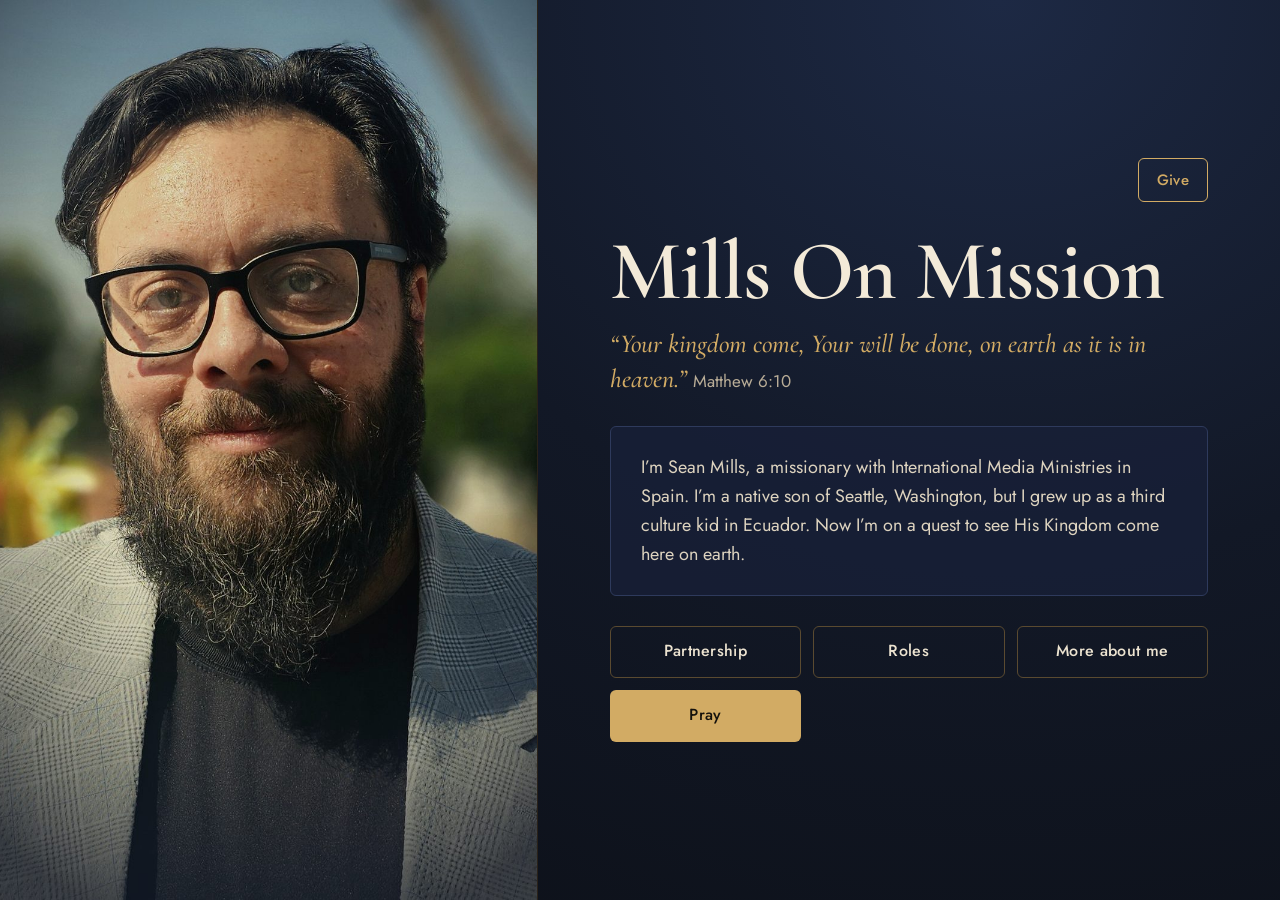
<file: index.html>
<!DOCTYPE html>
<html lang="en">
<head>
  <meta charset="utf-8">
  <meta name="viewport" content="width=device-width, initial-scale=1, viewport-fit=cover">
  <title>Mills On Mission | Sean Mills, missionary with IMM</title>
  <meta name="description" content="Sean Mills, missionary with International Media Ministries in Spain.">
  <meta name="theme-color" content="#121826">
  <link rel="preconnect" href="https://fonts.googleapis.com">
  <link rel="preconnect" href="https://fonts.gstatic.com" crossorigin>
  <link href="https://fonts.googleapis.com/css2?family=Cormorant+Garamond:ital,wght@0,500;0,600;1,500&amp;family=Jost:wght@400;500&amp;display=swap" rel="stylesheet">
  <link rel="stylesheet" href="/css/site.css">
</head>
<body>
  <main class="home">
    <div class="home-photo">
      <img src="/assets/sean-portrait.jpg" alt="Portrait of Sean Mills" width="1200" height="1500">
    </div>
    <div class="home-body">
      <a class="btn home-give" href="https://giving.ag.org/donate" target="_blank" rel="noopener">Give</a>
      <div>
        <h1 class="home-title">Mills On Mission</h1>
        <p class="verse">“Your kingdom come, Your will be done, on earth as it is in heaven.” <cite>Matthew 6:10</cite></p>
      </div>
      <p class="bio">I’m Sean Mills, a missionary with International Media Ministries in Spain. I’m a native son of Seattle, Washington, but I grew up as a third culture kid in Ecuador. Now I’m on a quest to see His Kingdom come here on earth.</p>
      <nav class="doors" aria-label="Main">
        <a class="btn btn-secondary" href="/partnership/">Partnership</a>
        <a class="btn btn-secondary" href="/roles/">Roles</a>
        <a class="btn btn-secondary" href="/about/">More about me</a>
        <a class="btn btn-primary" href="/pray/">Pray</a>
      </nav>
    </div>
  </main>
  <script src="/js/give.js"></script>
</body>
</html>
</file>
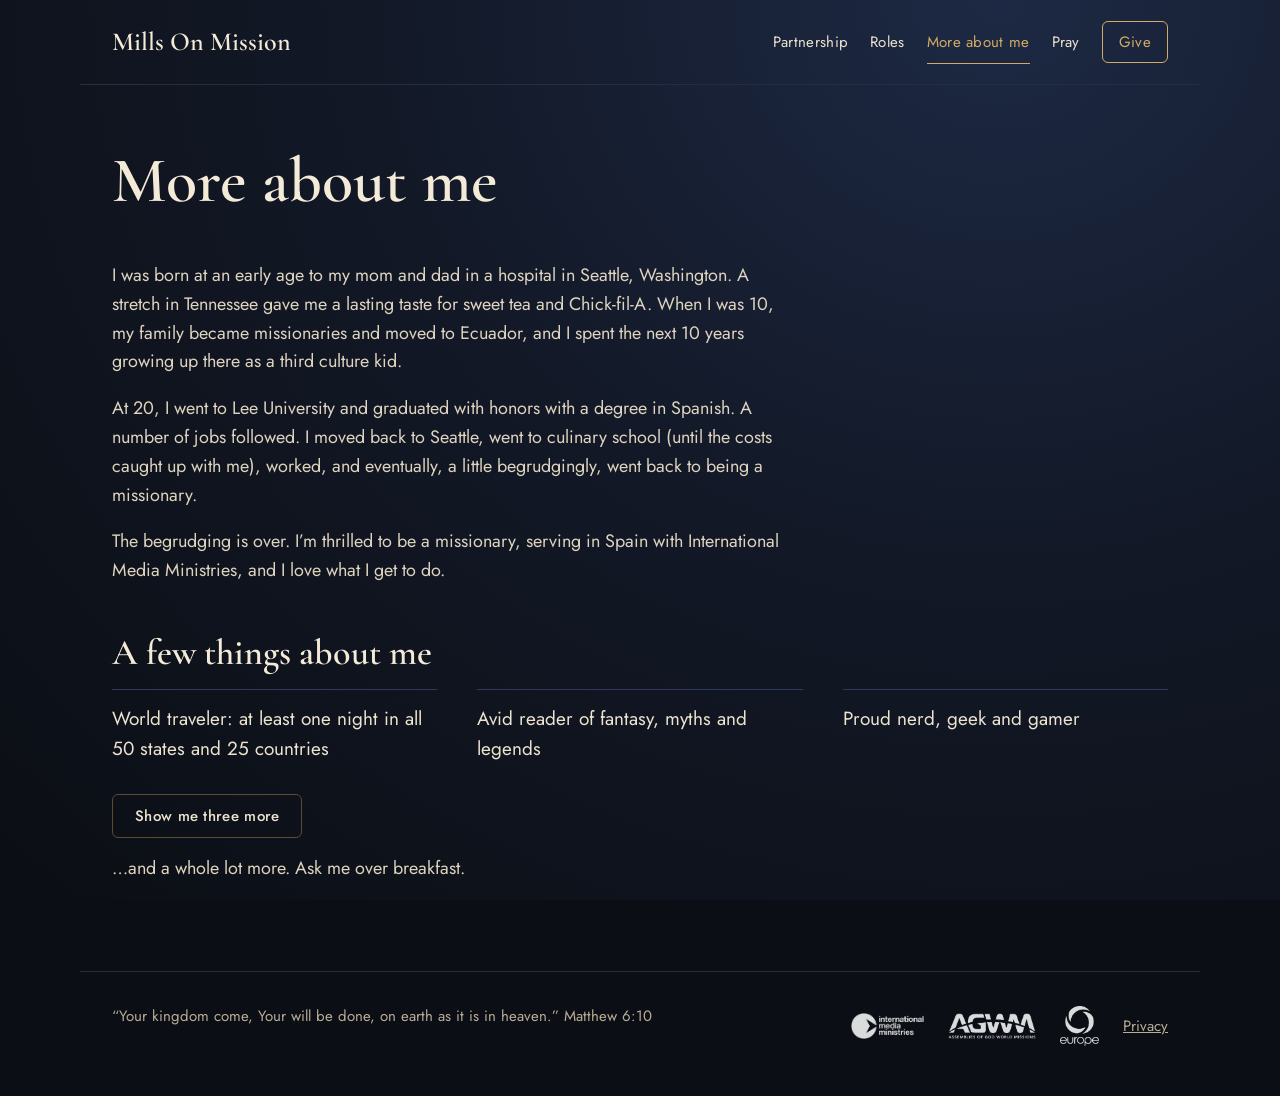
<file: about/index.html>
<!DOCTYPE html>
<html lang="en">
<head>
  <meta charset="utf-8">
  <meta name="viewport" content="width=device-width, initial-scale=1, viewport-fit=cover">
  <title>More about me | Mills On Mission</title>
  <meta name="description" content="Sean Mills’s story: Seattle, Ecuador, Lee University, and missions in Spain.">
  <meta name="theme-color" content="#121826">
  <link rel="preconnect" href="https://fonts.googleapis.com">
  <link rel="preconnect" href="https://fonts.gstatic.com" crossorigin>
  <link href="https://fonts.googleapis.com/css2?family=Cormorant+Garamond:ital,wght@0,500;0,600;1,500&amp;family=Jost:wght@400;500&amp;display=swap" rel="stylesheet">
  <link rel="stylesheet" href="/css/site.css">
</head>
<body>
  <header class="site-header">
    <a class="wordmark" href="/">Mills On Mission</a>
    <nav class="site-nav" aria-label="Main">
      <a href="/partnership/">Partnership</a>
      <a href="/roles/">Roles</a>
      <a href="/about/" aria-current="page">More about me</a>
      <a href="/pray/">Pray</a>
      <a class="give" href="https://giving.ag.org/donate" target="_blank" rel="noopener">Give</a>
    </nav>
  </header>
  <main class="page">
    <div class="intro">
      <h1 class="page-title">More about me</h1>
    </div>
    <div class="story">
      <p>I was born at an early age to my mom and dad in a hospital in Seattle, Washington. A stretch in Tennessee gave me a lasting taste for sweet tea and Chick-fil-A. When I was 10, my family became missionaries and moved to Ecuador, and I spent the next 10 years growing up there as a third culture kid.</p>
      <p>At 20, I went to Lee University and graduated with honors with a degree in Spanish. A number of jobs followed. I moved back to Seattle, went to culinary school (until the costs caught up with me), worked, and eventually, a little begrudgingly, went back to being a missionary.</p>
      <p>The begrudging is over. I’m thrilled to be a missionary, serving in Spain with International Media Ministries, and I love what I get to do.</p>
    </div>
    <section class="intro" aria-labelledby="factsHeading">
      <h2 class="heading" id="factsHeading">A few things about me</h2>
      <ul class="facts facts--three" id="facts" aria-live="polite">
        <li>Proud nerd, geek and gamer</li>
        <li>Avid reader of fantasy, myths and legends</li>
        <li>Chef at heart</li>
      </ul>
      <button class="btn btn-secondary facts-more" id="factsMore" type="button" hidden>Show me three more</button>
      <p class="lede">…and a whole lot more. Ask me over breakfast.</p>
    </section>
  </main>
  <footer class="site-footer">
    <p>“Your kingdom come, Your will be done, on earth as it is in heaven.” Matthew 6:10</p>
    <nav class="footer-nav" aria-label="Footer">
      <a class="footer-logo" href="https://imm.edu/" target="_blank" rel="noopener"><img src="/assets/logos/imm-white.png" alt="International Media Ministries" width="1409" height="500"></a>
      <a class="footer-logo" href="https://agwm.org/" target="_blank" rel="noopener"><img src="/assets/logos/agwm-white.png" alt="Assemblies of God World Missions" width="1061" height="313"></a>
      <a class="footer-logo partner-logo--stacked" href="https://www.europemissions.org/" target="_blank" rel="noopener"><img src="/assets/logos/europe-white.png" alt="Europe Together" width="502" height="520"></a>
      <a class="footer-text" href="/privacy/">Privacy</a>
    </nav>
  </footer>
  <script>
    // Shows 3 facts at random on every visit; the button deals a new 3.
    (function () {
      var FACTS = ["Proud nerd, geek and gamer", "Avid reader of fantasy, myths and legends", "Chef at heart", "World traveler: at least one night in all 50 states and 25 countries", "Lover of stories", "Coffee, tea and hot chocolate, all of them", "Going out for breakfast is my favorite", "Bare feet over shoes, every time", "Sworn enemy of clothing tags and microfiber", "Part Scottish, part Filipino", "Fan of esoteric theological conversations", "Bachata dancer", "Certified scuba diver", "I have ADHD"];
      var list = document.getElementById('facts');
      var btn = document.getElementById('factsMore');
      var current = [];
      function deal() {
        var pool = FACTS.filter(function (f) { return current.indexOf(f) === -1; });
        if (pool.length < 3) pool = FACTS.slice();
        for (var i = pool.length - 1; i > 0; i--) { var j = Math.floor(Math.random() * (i + 1)); var t = pool[i]; pool[i] = pool[j]; pool[j] = t; }
        current = pool.slice(0, 3);
        list.innerHTML = '';
        current.forEach(function (f) { var li = document.createElement('li'); li.textContent = f; list.appendChild(li); });
      }
      deal();
      btn.hidden = false;
      btn.addEventListener('click', deal);
    })();
  </script>
  <script src="/js/give.js"></script>
</body>
</html>
</file>
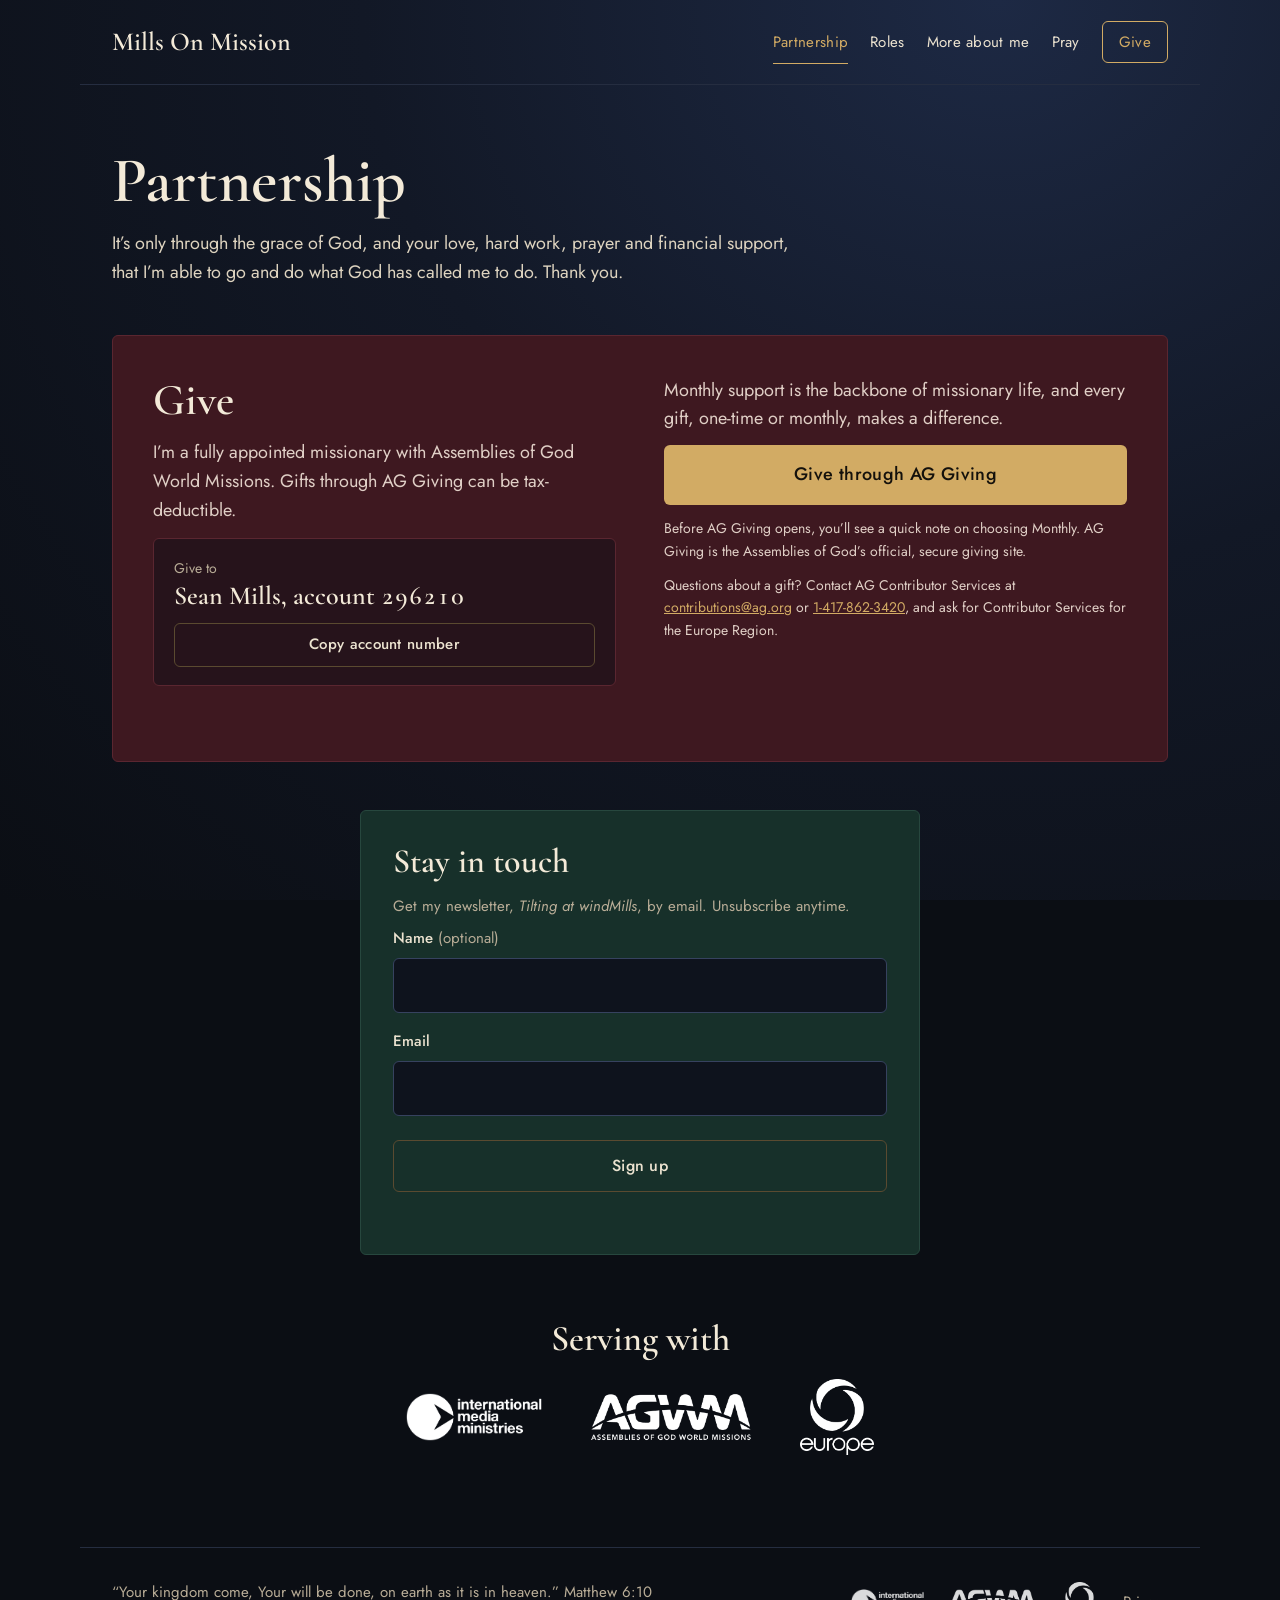
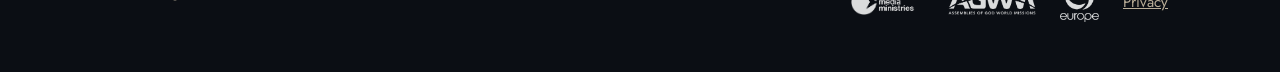
<file: partnership/index.html>
<!DOCTYPE html>
<html lang="en">
<head>
  <meta charset="utf-8">
  <meta name="viewport" content="width=device-width, initial-scale=1, viewport-fit=cover">
  <title>Partnership | Mills On Mission</title>
  <meta name="description" content="Give, pray, and stay in touch with Sean Mills’s ministry in Spain.">
  <meta name="theme-color" content="#121826">
  <link rel="preconnect" href="https://fonts.googleapis.com">
  <link rel="preconnect" href="https://fonts.gstatic.com" crossorigin>
  <link href="https://fonts.googleapis.com/css2?family=Cormorant+Garamond:ital,wght@0,500;0,600;1,500&amp;family=Jost:wght@400;500&amp;display=swap" rel="stylesheet">
  <link rel="stylesheet" href="/css/site.css">
</head>
<body>
  <header class="site-header">
    <a class="wordmark" href="/">Mills On Mission</a>
    <nav class="site-nav" aria-label="Main">
      <a href="/partnership/" aria-current="page">Partnership</a>
      <a href="/roles/">Roles</a>
      <a href="/about/">More about me</a>
      <a href="/pray/">Pray</a>
      <a class="give" href="https://giving.ag.org/donate" target="_blank" rel="noopener">Give</a>
    </nav>
  </header>
  <main class="page">
    <div class="intro">
      <h1 class="page-title">Partnership</h1>
      <p class="lede">It’s only through the grace of God, and your love, hard work, prayer and financial support, that I’m able to go and do what God has called me to do. Thank you.</p>
    </div>

    <section class="panel panel--give give-panel" aria-labelledby="giveHeading">
      <div class="give-copy">
        <h2 id="giveHeading">Give</h2>
        <p>I’m a fully appointed missionary with Assemblies of God World Missions. Gifts through AG Giving can be tax-deductible.</p>
        <div class="account">
          <div>
            <span class="account-label">Give to</span>
            <span class="account-value">Sean Mills, account <span id="acct"></span></span>
          </div>
          <button class="btn btn-secondary account-copy" id="copyAcct" type="button">Copy account number</button>
        </div>
        <p class="account-status" id="copyStatus" role="status"></p>
      </div>
      <div class="give-actions">
        <p>Monthly support is the backbone of missionary life, and every gift, one-time or monthly, makes a difference.</p>
        <a class="btn btn-primary" href="https://giving.ag.org/donate" target="_blank" rel="noopener">Give through AG Giving</a>
        <p class="secure-note">Before AG Giving opens, you’ll see a quick note on choosing Monthly. AG Giving is the Assemblies of God’s official, secure giving site.</p>
        <p class="secure-note give-help">Questions about a gift? Contact AG Contributor Services at <a href="mailto:contributions@ag.org">contributions@ag.org</a> or <a href="tel:+14178623420">1-417-862-3420</a>, and ask for Contributor Services for the Europe Region.</p>
      </div>
    </section>

    <section class="panel panel--touch touch-panel" aria-labelledby="touchHeading">
      <h2 id="touchHeading">Stay in touch</h2>
      <form class="form" id="signupForm" novalidate>
        <p class="hint">Get my newsletter, <em>Tilting at windMills</em>, by email. Unsubscribe anytime.</p>
        <label for="suName">Name <span class="opt">(optional)</span></label>
        <input id="suName" type="text" autocomplete="name" maxlength="100">
        <label for="suEmail">Email</label>
        <input id="suEmail" type="email" autocomplete="email" inputmode="email" maxlength="254" required>
        <div class="hp" aria-hidden="true"><label for="suWebsite">Leave this empty</label><input id="suWebsite" type="text" tabindex="-1" autocomplete="off"></div>
        <div id="suTurnstile"></div>
        <button class="btn btn-secondary" id="suBtn" type="submit">Sign up</button>
        <p class="status" id="suStatus" role="status"></p>
      </form>
    </section>

    <section class="intro partners-section" aria-labelledby="partnersHeading">
      <h2 class="heading" id="partnersHeading">Serving with</h2>
      <div class="partners">
        <a class="partner-logo" href="https://imm.edu/" target="_blank" rel="noopener"><img src="/assets/logos/imm-white.png" alt="International Media Ministries" width="1409" height="500"></a>
        <a class="partner-logo" href="https://agwm.org/" target="_blank" rel="noopener"><img src="/assets/logos/agwm-white.png" alt="Assemblies of God World Missions" width="1061" height="313"></a>
        <a class="partner-logo partner-logo--stacked" href="https://www.europemissions.org/" target="_blank" rel="noopener"><img src="/assets/logos/europe-white.png" alt="Europe Together" width="502" height="520"></a>
      </div>
    </section>
  </main>
  <footer class="site-footer">
    <p>“Your kingdom come, Your will be done, on earth as it is in heaven.” Matthew 6:10</p>
    <nav class="footer-nav" aria-label="Footer">
      <a class="footer-logo" href="https://imm.edu/" target="_blank" rel="noopener"><img src="/assets/logos/imm-white.png" alt="International Media Ministries" width="1409" height="500"></a>
      <a class="footer-logo" href="https://agwm.org/" target="_blank" rel="noopener"><img src="/assets/logos/agwm-white.png" alt="Assemblies of God World Missions" width="1061" height="313"></a>
      <a class="footer-logo partner-logo--stacked" href="https://www.europemissions.org/" target="_blank" rel="noopener"><img src="/assets/logos/europe-white.png" alt="Europe Together" width="502" height="520"></a>
      <a class="footer-text" href="/privacy/">Privacy</a>
    </nav>
  </footer>
  <script src="/js/give.js"></script>
  <script src="/js/config.js"></script>
  <script src="/js/forms.js"></script>
  <script>
    (function () {
      var form = document.getElementById('signupForm');
      var nameEl = document.getElementById('suName');
      var emailEl = document.getElementById('suEmail');
      var hpEl = document.getElementById('suWebsite');
      var btn = document.getElementById('suBtn');
      var statusEl = document.getElementById('suStatus');
      var bot = MOM.botCheck(document.getElementById('suTurnstile'));
      function fail(msg) {
        btn.disabled = false; btn.textContent = 'Sign up';
        statusEl.className = 'status error'; statusEl.textContent = msg;
        bot.reset();
      }
      form.addEventListener('submit', async function (ev) {
        ev.preventDefault();
        if (btn.disabled) return;
        statusEl.className = 'status'; statusEl.textContent = '';
        var email = emailEl.value.trim();
        if (!email || !emailEl.checkValidity()) { fail('Please enter a valid email address.'); emailEl.focus(); return; }
        if (!MOM.ready) { fail('Sign-up isn’t switched on yet. Please check back soon.'); return; }
        btn.disabled = true; btn.textContent = 'Signing you up…';
        try {
          var token = MOM.turnstileOn ? await bot.getToken(8000) : '';
          if (MOM.turnstileOn && !token) throw new Error('bot_check');
          await MOM.post({ event: 'signup', name: nameEl.value.trim(), email: email, source: 'web', token: token, website: hpEl.value });
          btn.textContent = 'You’re on the list';
          nameEl.disabled = true; emailEl.disabled = true;
          statusEl.textContent = 'Thank you! Watch for Tilting at windMills in your inbox.';
        } catch (e) {
          if (e.message === 'bad_email' || e.message === 'missing_email') fail('Please enter a valid email address.');
          else if (e.message === 'bot_check' || e.message === 'bot_check_failed') fail('A quick security check didn’t finish. Press Sign up again.');
          else fail('That didn’t go through. Check your connection and try again.');
        }
      });
    })();
  </script>
  <script>
    // The account number comes from /js/give.js.
    (function () {
      var ACCOUNT = window.MOM_ACCOUNT || '296210';
      var acctEl = document.getElementById('acct');
      var btn = document.getElementById('copyAcct');
      var status = document.getElementById('copyStatus');
      acctEl.textContent = ACCOUNT;
      btn.addEventListener('click', async function () {
        var ok = false;
        try { await navigator.clipboard.writeText(ACCOUNT); ok = true; }
        catch (e) {
          try {
            var t = document.createElement('textarea');
            t.value = ACCOUNT; t.setAttribute('readonly', ''); t.style.position = 'absolute'; t.style.left = '-9999px';
            document.body.appendChild(t); t.select(); ok = document.execCommand('copy'); document.body.removeChild(t);
          } catch (e2) { ok = false; }
        }
        status.textContent = ok ? 'Copied. Paste it on AG Giving if it asks which missionary.' : 'Account ' + ACCOUNT + '. Copying didn’t work here, so please note it down.';
      });
    })();
  </script>
</body>
</html>
</file>
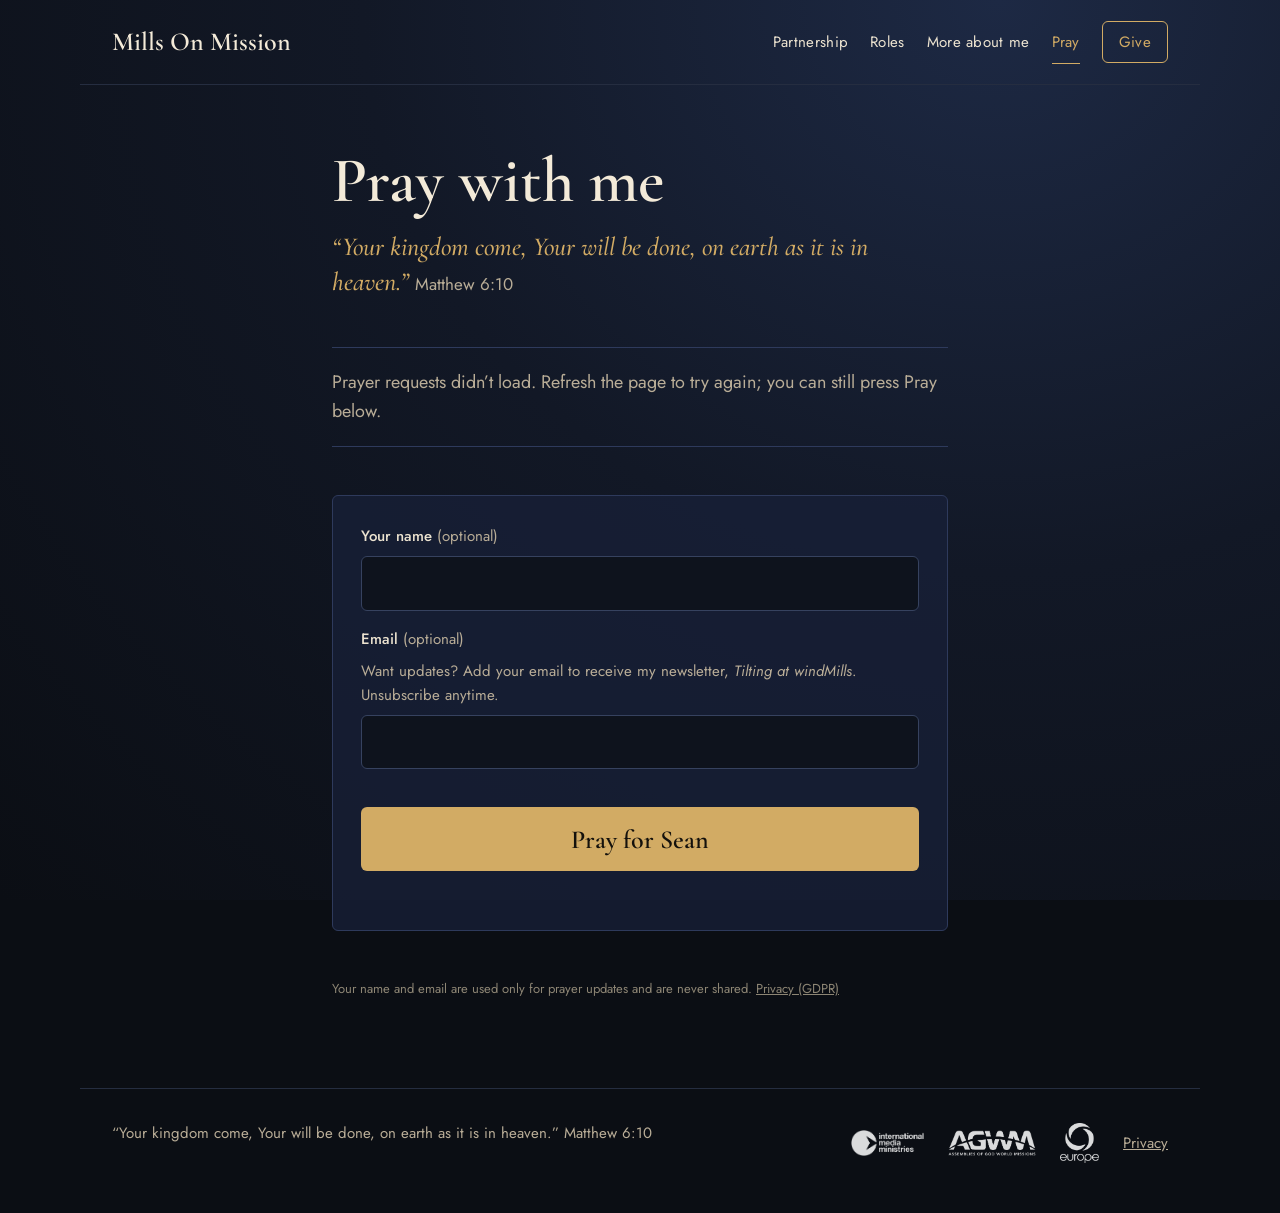
<file: pray/index.html>
<!DOCTYPE html>
<html lang="en">
<head>
  <meta charset="utf-8">
  <meta name="viewport" content="width=device-width, initial-scale=1, viewport-fit=cover">
  <title>Pray for Sean | Mills On Mission</title>
  <meta name="description" content="Current prayer requests and answered prayers from Sean Mills.">
  <meta name="theme-color" content="#121826">
  <link rel="preconnect" href="https://fonts.googleapis.com">
  <link rel="preconnect" href="https://fonts.gstatic.com" crossorigin>
  <link href="https://fonts.googleapis.com/css2?family=Cormorant+Garamond:ital,wght@0,500;0,600;1,500&amp;family=Jost:wght@400;500&amp;display=swap" rel="stylesheet">
  <link rel="stylesheet" href="/css/site.css">
</head>
<body>
  <header class="site-header">
    <a class="wordmark" href="/">Mills On Mission</a>
    <nav class="site-nav" aria-label="Main">
      <a href="/partnership/">Partnership</a>
      <a href="/roles/">Roles</a>
      <a href="/about/">More about me</a>
      <a href="/pray/" aria-current="page">Pray</a>
      <a class="give" href="https://giving.ag.org/donate" target="_blank" rel="noopener">Give</a>
    </nav>
  </header>
  <main class="page page--narrow">
    <div class="intro">
      <h1 class="page-title">Pray with me</h1>
      <p class="verse">“Your kingdom come, Your will be done, on earth as it is in heaven.” <cite>Matthew 6:10</cite></p>
    </div>
    <ol class="requests" id="requests" aria-live="polite">
      <li class="note">Loading prayer requests…</li>
    </ol>
    <form class="form pray-box" id="prayForm" novalidate>
      <label for="name">Your name <span class="opt">(optional)</span></label>
      <input id="name" type="text" autocomplete="name" maxlength="100">
      <label for="email">Email <span class="opt">(optional)</span></label>
      <p class="hint" id="emailHint">Want updates? Add your email to receive my newsletter, <em>Tilting at windMills</em>. Unsubscribe anytime.</p>
      <input id="email" type="email" autocomplete="email" inputmode="email" maxlength="254" aria-describedby="emailHint">
      <div class="hp" aria-hidden="true"><label for="website">Leave this empty</label><input id="website" type="text" tabindex="-1" autocomplete="off"></div>
      <div id="prayTurnstile"></div>
      <button class="btn btn-primary pray-btn" id="prayBtn" type="submit">Pray for Sean</button>
      <p class="status" id="status" role="status"></p>
    </form>
    <p class="fine">Your name and email are used only for prayer updates and are never shared. <a href="/privacy/">Privacy (GDPR)</a></p>
  </main>
  <footer class="site-footer">
    <p>“Your kingdom come, Your will be done, on earth as it is in heaven.” Matthew 6:10</p>
    <nav class="footer-nav" aria-label="Footer">
      <a class="footer-logo" href="https://imm.edu/" target="_blank" rel="noopener"><img src="/assets/logos/imm-white.png" alt="International Media Ministries" width="1409" height="500"></a>
      <a class="footer-logo" href="https://agwm.org/" target="_blank" rel="noopener"><img src="/assets/logos/agwm-white.png" alt="Assemblies of God World Missions" width="1061" height="313"></a>
      <a class="footer-logo partner-logo--stacked" href="https://www.europemissions.org/" target="_blank" rel="noopener"><img src="/assets/logos/europe-white.png" alt="Europe Together" width="502" height="520"></a>
      <a class="footer-text" href="/privacy/">Privacy</a>
    </nav>
  </footer>
  <script src="/js/config.js"></script>
  <script src="/js/forms.js"></script>
  <script>
    (function () {
      var source = new URLSearchParams(location.search).get('src') === 'card' ? 'card' : 'web';
      var list = document.getElementById('requests');
      var form = document.getElementById('prayForm');
      var nameEl = document.getElementById('name');
      var emailEl = document.getElementById('email');
      var hpEl = document.getElementById('website');
      var btn = document.getElementById('prayBtn');
      var statusEl = document.getElementById('status');
      var bot = MOM.botCheck(document.getElementById('prayTurnstile'));

      function note(text) {
        list.innerHTML = '';
        var li = document.createElement('li');
        li.className = 'note'; li.textContent = text;
        list.appendChild(li);
      }
      function render(items) {
        if (!items.length) { note('New prayer requests are on the way. Thank you for praying in the meantime.'); return; }
        list.innerHTML = '';
        items.forEach(function (it) {
          var li = document.createElement('li');
          if (it.type === 'answered') li.className = 'answered';
          var t = document.createElement('p'); t.className = 'r-title'; t.textContent = it.title; li.appendChild(t);
          if (it.details) { var d = document.createElement('p'); d.className = 'r-details'; d.textContent = it.details; li.appendChild(d); }
          if (it.type === 'answered') { var g = document.createElement('span'); g.className = 'r-tag'; g.textContent = 'Answered' + (it.date ? ', ' + it.date : ''); li.appendChild(g); }
          list.appendChild(li);
        });
      }
      if (!MOM.ready) note('Prayer requests are coming soon.');
      else MOM.getRequests().then(render).catch(function () { note('Prayer requests didn’t load. Refresh the page to try again; you can still press Pray below.'); });

      function fail(msg) {
        btn.disabled = false; btn.classList.remove('sending'); btn.textContent = 'Pray for Sean';
        statusEl.className = 'status error'; statusEl.textContent = msg;
        bot.reset();
      }
      form.addEventListener('submit', async function (ev) {
        ev.preventDefault();
        if (btn.disabled) return;
        statusEl.className = 'status'; statusEl.textContent = '';
        var email = emailEl.value.trim();
        if (email && !emailEl.checkValidity()) { fail('Check the email address, or leave it blank.'); emailEl.focus(); return; }
        if (!MOM.ready) { fail('Praying is not switched on yet. Please check back soon.'); return; }
        btn.disabled = true; btn.classList.add('sending'); btn.textContent = 'Sending…';
        try {
          var token = MOM.turnstileOn ? await bot.getToken(8000) : '';
          if (MOM.turnstileOn && !token) throw new Error('bot_check');
          await MOM.post({ event: 'pray', name: nameEl.value.trim(), email: email, source: source, token: token, website: hpEl.value });
          btn.classList.remove('sending'); btn.classList.add('done');
          btn.textContent = 'Thank you for praying! I’ve been notified.';
          nameEl.disabled = true; emailEl.disabled = true;
          statusEl.textContent = email ? 'You’re on the list for Tilting at windMills.' : '';
        } catch (e) {
          if (e.message === 'bad_email') fail('Check the email address, or leave it blank.');
          else if (e.message === 'bot_check' || e.message === 'bot_check_failed') fail('A quick security check didn’t finish. Press Pray for Sean again.');
          else fail('Your prayer didn’t send. Check your connection and press Pray for Sean again.');
        }
      });
    })();
  </script>
  <script src="/js/give.js"></script>
</body>
</html>
</file>
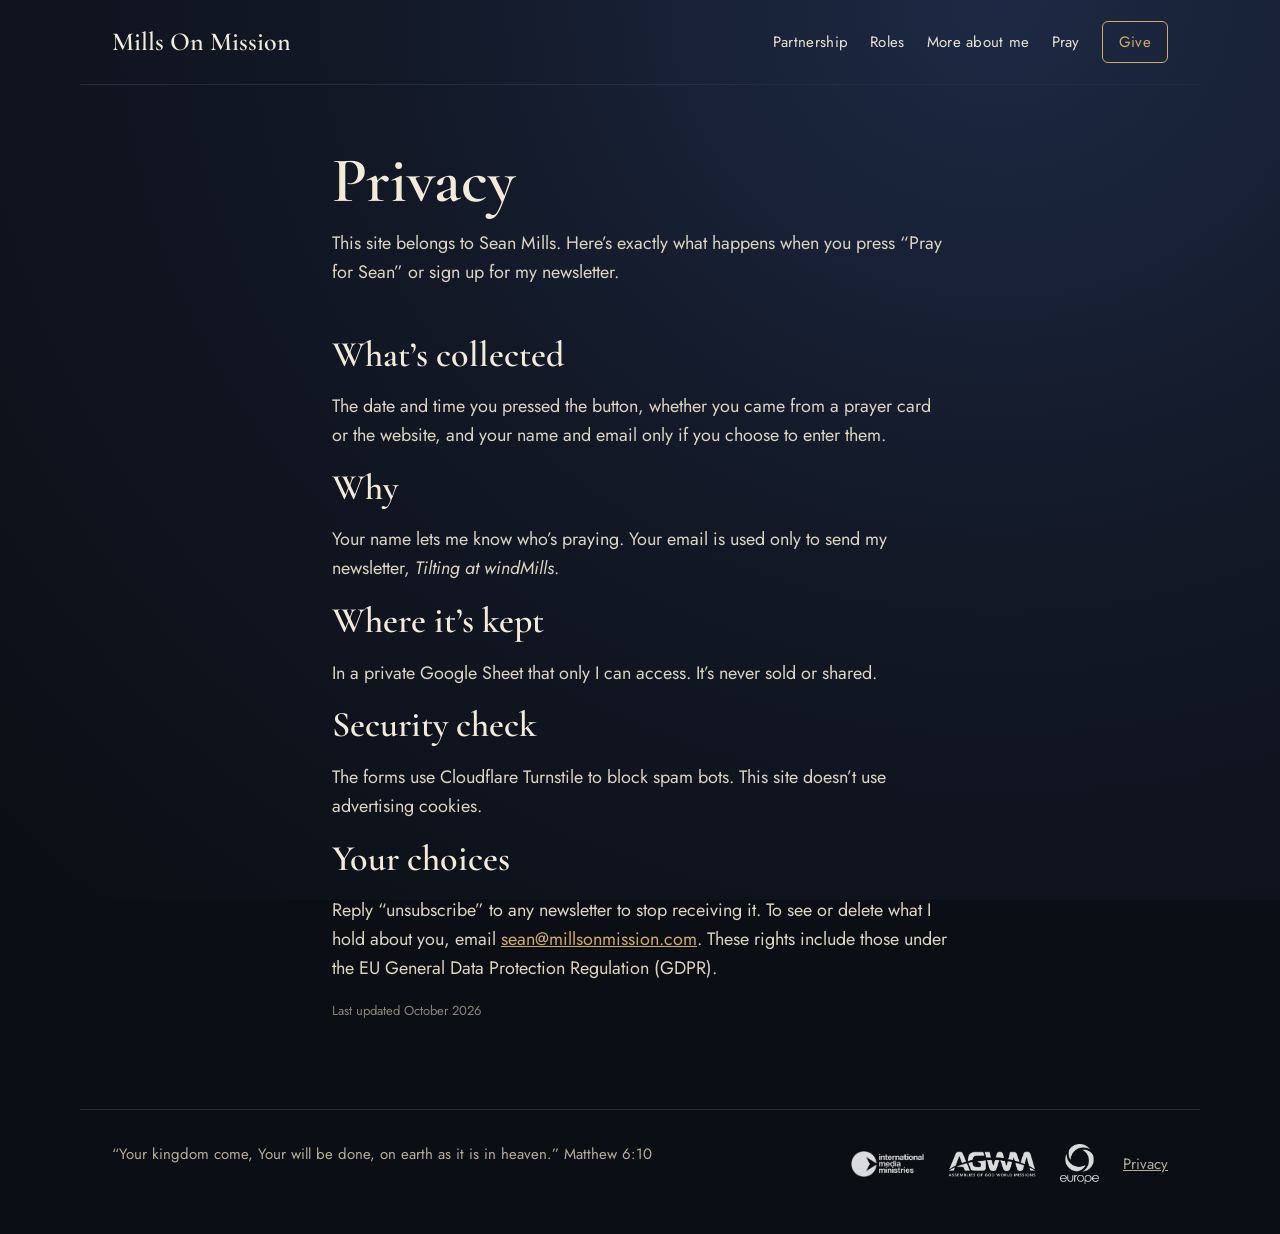
<file: privacy/index.html>
<!DOCTYPE html>
<html lang="en">
<head>
  <meta charset="utf-8">
  <meta name="viewport" content="width=device-width, initial-scale=1, viewport-fit=cover">
  <title>Privacy | Mills On Mission</title>
  <meta name="description" content="How Mills On Mission handles your name and email.">
  <meta name="theme-color" content="#121826">
  <link rel="preconnect" href="https://fonts.googleapis.com">
  <link rel="preconnect" href="https://fonts.gstatic.com" crossorigin>
  <link href="https://fonts.googleapis.com/css2?family=Cormorant+Garamond:ital,wght@0,500;0,600;1,500&amp;family=Jost:wght@400;500&amp;display=swap" rel="stylesheet">
  <link rel="stylesheet" href="/css/site.css">
</head>
<body>
  <header class="site-header">
    <a class="wordmark" href="/">Mills On Mission</a>
    <nav class="site-nav" aria-label="Main">
      <a href="/partnership/">Partnership</a>
      <a href="/roles/">Roles</a>
      <a href="/about/">More about me</a>
      <a href="/pray/">Pray</a>
      <a class="give" href="https://giving.ag.org/donate" target="_blank" rel="noopener">Give</a>
    </nav>
  </header>
  <main class="page page--narrow">
    <div class="intro">
      <h1 class="page-title">Privacy</h1>
      <p class="lede">This site belongs to Sean Mills. Here’s exactly what happens when you press “Pray for Sean” or sign up for my newsletter.</p>
    </div>
    <div class="story">
      <h2 class="heading">What’s collected</h2>
      <p>The date and time you pressed the button, whether you came from a prayer card or the website, and your name and email only if you choose to enter them.</p>
      <h2 class="heading">Why</h2>
      <p>Your name lets me know who’s praying. Your email is used only to send my newsletter, <em>Tilting at windMills</em>.</p>
      <h2 class="heading">Where it’s kept</h2>
      <p>In a private Google Sheet that only I can access. It’s never sold or shared.</p>
      <h2 class="heading">Security check</h2>
      <p>The forms use Cloudflare Turnstile to block spam bots. This site doesn’t use advertising cookies.</p>
      <h2 class="heading">Your choices</h2>
      <p>Reply “unsubscribe” to any newsletter to stop receiving it. To see or delete what I hold about you, email <a href="mailto:sean@millsonmission.com">sean@millsonmission.com</a>. These rights include those under the EU General Data Protection Regulation (GDPR).</p>
      <p class="fine">Last updated October 2026</p>
    </div>
  </main>
  <footer class="site-footer">
    <p>“Your kingdom come, Your will be done, on earth as it is in heaven.” Matthew 6:10</p>
    <nav class="footer-nav" aria-label="Footer">
      <a class="footer-logo" href="https://imm.edu/" target="_blank" rel="noopener"><img src="/assets/logos/imm-white.png" alt="International Media Ministries" width="1409" height="500"></a>
      <a class="footer-logo" href="https://agwm.org/" target="_blank" rel="noopener"><img src="/assets/logos/agwm-white.png" alt="Assemblies of God World Missions" width="1061" height="313"></a>
      <a class="footer-logo partner-logo--stacked" href="https://www.europemissions.org/" target="_blank" rel="noopener"><img src="/assets/logos/europe-white.png" alt="Europe Together" width="502" height="520"></a>
      <a class="footer-text" href="/privacy/">Privacy</a>
    </nav>
  </footer>
  <script src="/js/give.js"></script>
</body>
</html>
</file>
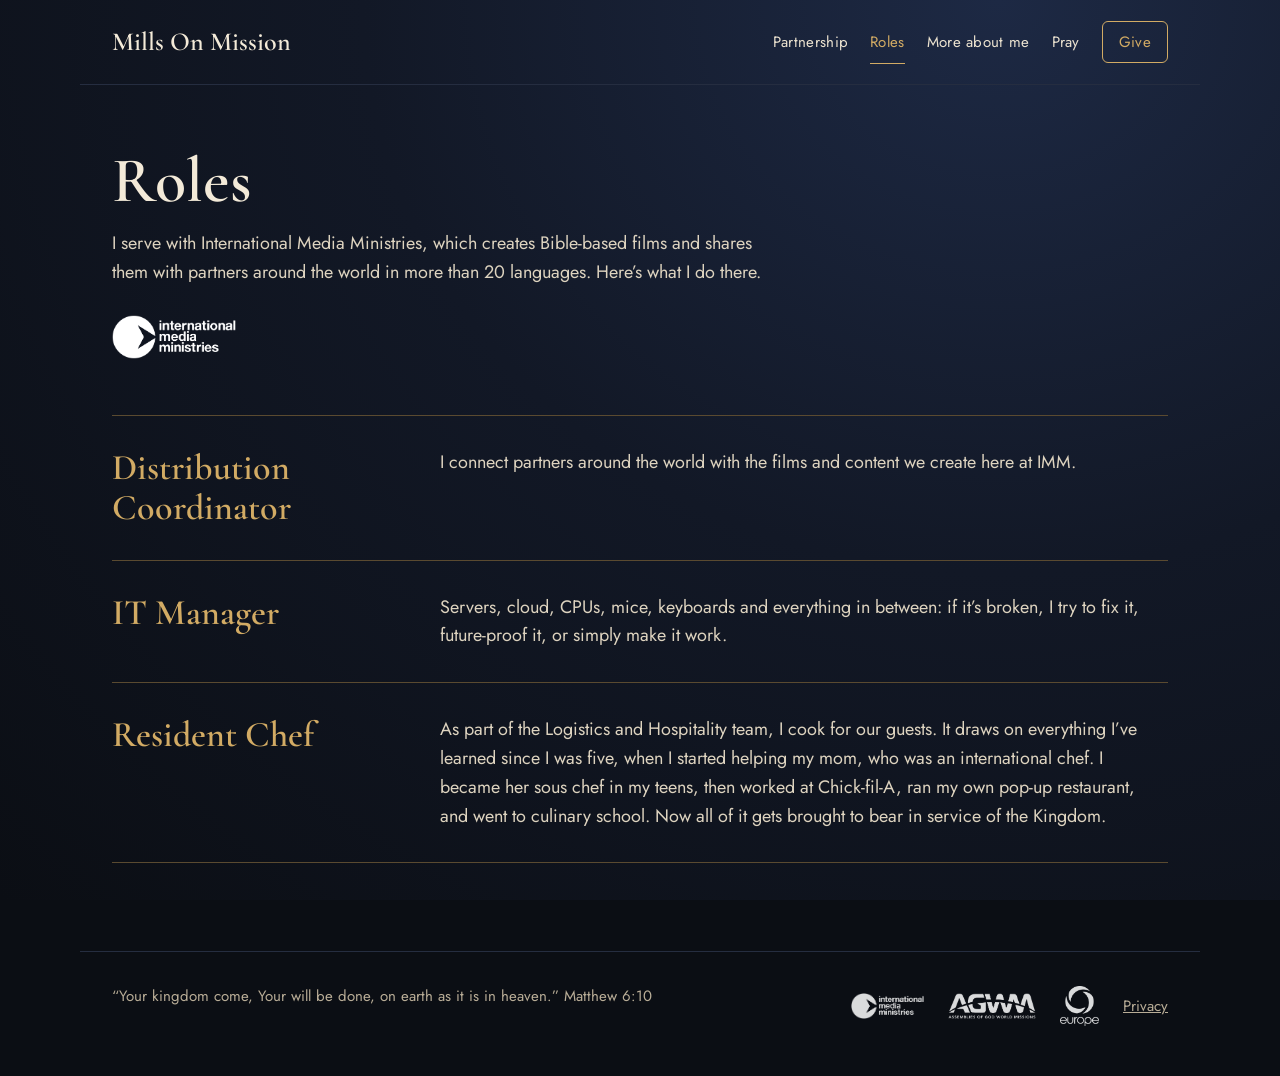
<file: roles/index.html>
<!DOCTYPE html>
<html lang="en">
<head>
  <meta charset="utf-8">
  <meta name="viewport" content="width=device-width, initial-scale=1, viewport-fit=cover">
  <title>Roles | Mills On Mission</title>
  <meta name="description" content="What Sean Mills does at International Media Ministries.">
  <meta name="theme-color" content="#121826">
  <link rel="preconnect" href="https://fonts.googleapis.com">
  <link rel="preconnect" href="https://fonts.gstatic.com" crossorigin>
  <link href="https://fonts.googleapis.com/css2?family=Cormorant+Garamond:ital,wght@0,500;0,600;1,500&amp;family=Jost:wght@400;500&amp;display=swap" rel="stylesheet">
  <link rel="stylesheet" href="/css/site.css">
</head>
<body>
  <header class="site-header">
    <a class="wordmark" href="/">Mills On Mission</a>
    <nav class="site-nav" aria-label="Main">
      <a href="/partnership/">Partnership</a>
      <a href="/roles/" aria-current="page">Roles</a>
      <a href="/about/">More about me</a>
      <a href="/pray/">Pray</a>
      <a class="give" href="https://giving.ag.org/donate" target="_blank" rel="noopener">Give</a>
    </nav>
  </header>
  <main class="page">
    <div class="intro">
      <h1 class="page-title">Roles</h1>
      <p class="lede">I serve with International Media Ministries, which creates Bible-based films and shares them with partners around the world in more than 20 languages. Here’s what I do there.</p>
      <div class="intro-logo"><a class="partner-logo" href="https://imm.edu/" target="_blank" rel="noopener"><img src="/assets/logos/imm-white.png" alt="International Media Ministries" width="1409" height="500"></a></div>
    </div>
    <div class="roles">
      <section class="role">
        <h2>Distribution Coordinator</h2>
        <p>I connect partners around the world with the films and content we create here at IMM.</p>
      </section>
      <section class="role">
        <h2>IT Manager</h2>
        <p>Servers, cloud, CPUs, mice, keyboards and everything in between: if it’s broken, I try to fix it, future-proof it, or simply make it work.</p>
      </section>
      <section class="role">
        <h2>Resident Chef</h2>
        <p>As part of the Logistics and Hospitality team, I cook for our guests. It draws on everything I’ve learned since I was five, when I started helping my mom, who was an international chef. I became her sous chef in my teens, then worked at Chick-fil-A, ran my own pop-up restaurant, and went to culinary school. Now all of it gets brought to bear in service of the Kingdom.</p>
      </section>
    </div>
  </main>
  <footer class="site-footer">
    <p>“Your kingdom come, Your will be done, on earth as it is in heaven.” Matthew 6:10</p>
    <nav class="footer-nav" aria-label="Footer">
      <a class="footer-logo" href="https://imm.edu/" target="_blank" rel="noopener"><img src="/assets/logos/imm-white.png" alt="International Media Ministries" width="1409" height="500"></a>
      <a class="footer-logo" href="https://agwm.org/" target="_blank" rel="noopener"><img src="/assets/logos/agwm-white.png" alt="Assemblies of God World Missions" width="1061" height="313"></a>
      <a class="footer-logo partner-logo--stacked" href="https://www.europemissions.org/" target="_blank" rel="noopener"><img src="/assets/logos/europe-white.png" alt="Europe Together" width="502" height="520"></a>
      <a class="footer-text" href="/privacy/">Privacy</a>
    </nav>
  </footer>
  <script src="/js/give.js"></script>
</body>
</html>
</file>
<file: css/site.css>
/* Mills On Mission site styles. Tokens match the Mills On Mission brand guide. */
:root {
  --night-900: #0b0e14; --night-800: #121826; --navy-600: #1d2944; --navy-700: #18213a; --navy-line: #2e3a5c;
  --burgundy-700: #3e1820; --burgundy-line: #5a2630; --forest-700: #17302a; --forest-line: #27473e;
  --mahogany-800: #1a1412; --brass-400: #d2ab64; --brass-300: #e6c588; --brass-line: #5a4a30; --on-brass: #14110c;
  --ivory-100: #f3ead8; --ivory-200: #ece3d0; --ivory-300: #ddd3bf; --muted-400: #b9ad97; --muted-500: #8d8574;
  --sage-400: #7fae9c; --error: #f2b8b5;
  --font-display: "Cormorant Garamond", Georgia, serif;
  --font-sans: Jost, Helvetica, Arial, sans-serif;
  --radius: 6px; --content-max: 1120px;
  color-scheme: dark;
}

* { box-sizing: border-box; }
html { -webkit-text-size-adjust: 100%; scroll-padding-top: env(safe-area-inset-top, 0px); }
body {
  margin: 0; min-height: 100vh; color: var(--ivory-200);
  background-color: var(--night-900);
  background-image: radial-gradient(ellipse at 78% 0%, var(--navy-600) 0%, var(--night-800) 45%, var(--night-900) 100%);
  background-attachment: fixed;
  font: 18px/1.6 var(--font-sans);
  padding: env(safe-area-inset-top, 0px) env(safe-area-inset-right, 0px) env(safe-area-inset-bottom, 0px) env(safe-area-inset-left, 0px);
}
a { color: var(--brass-400); }
a:hover { color: var(--brass-300); }
a:focus-visible, button:focus-visible, input:focus-visible { outline: 3px solid var(--brass-400); outline-offset: 3px; }
img { max-width: 100%; display: block; }
h1, h2, h3, p { margin: 0; }
.visually-hidden { position: absolute; width: 1px; height: 1px; overflow: hidden; clip: rect(0 0 0 0); white-space: nowrap; }

/* ---------- Header ---------- */
.site-header {
  max-width: var(--content-max); margin: 0 auto; padding: 20px 32px;
  display: flex; flex-wrap: wrap; justify-content: space-between; align-items: center; gap: 12px 24px;
  border-bottom: 1px solid #252d40;
}
.wordmark { font: 600 26px/1 var(--font-display); color: var(--ivory-100); text-decoration: none; }
.wordmark:hover { color: var(--ivory-100); }
.site-nav { display: flex; flex-wrap: wrap; align-items: center; gap: 4px 22px; font-size: 15px; letter-spacing: 0.02em; }
.site-nav a { color: var(--ivory-200); text-decoration: none; padding: 10px 0; }
.site-nav a:hover { color: var(--brass-300); }
.site-nav a[aria-current="page"] { color: var(--brass-400); box-shadow: inset 0 -1px 0 var(--brass-400); }
.site-nav a.give { padding: 8px 16px; border: 1px solid var(--brass-400); border-radius: var(--radius); color: var(--brass-400); }

/* ---------- Page shell ---------- */
.page { max-width: var(--content-max); margin: 0 auto; padding: 64px 32px 88px; display: flex; flex-direction: column; gap: 48px; }
.page--narrow { max-width: 680px; }
.page-title { font: 600 64px/1 var(--font-display); color: var(--ivory-100); }
.lede { color: var(--ivory-300); max-width: 680px; }
.intro { display: flex; flex-direction: column; gap: 16px; }
.heading { font: 600 36px/1.1 var(--font-display); color: var(--ivory-100); }
.verse { font: italic 500 26px/1.35 var(--font-display); color: var(--brass-400); max-width: 600px; }
.verse cite { font: normal 400 17px/1 var(--font-sans); color: var(--muted-400); white-space: nowrap; }
.fine { font-size: 13px; color: var(--muted-500); }
.fine a { color: var(--muted-500); }

/* ---------- Buttons ---------- */
.btn {
  display: inline-flex; align-items: center; justify-content: center; text-align: center;
  min-height: 52px; padding: 10px 22px; border-radius: var(--radius);
  font: 500 16px/1.3 var(--font-sans); letter-spacing: 0.02em; text-decoration: none; cursor: pointer;
}
.btn-primary { background: var(--brass-400); color: var(--on-brass); border: 0; }
.btn-primary:hover { background: var(--brass-300); color: var(--on-brass); }
.btn-secondary { background: transparent; color: var(--ivory-200); border: 1px solid var(--brass-line); }
.btn-secondary:hover { color: var(--ivory-100); border-color: var(--brass-400); }
.btn[disabled] { cursor: default; }

/* ---------- Panels ---------- */
.grid-3 { display: grid; grid-template-columns: repeat(auto-fit, minmax(280px, 1fr)); gap: 20px; }
.panel { padding: 32px; border-radius: var(--radius); display: flex; flex-direction: column; gap: 14px; }
.panel h2 { font: 600 34px/1.1 var(--font-display); color: var(--ivory-100); }
.panel p { flex-grow: 1; }
.panel--give { background: var(--burgundy-700); border: 1px solid var(--burgundy-line); color: #e0cfc6; }
.panel--pray { background: var(--navy-700); border: 1px solid var(--navy-line); color: #cfd3dd; }
.panel--touch { background: var(--forest-700); border: 1px solid var(--forest-line); color: #cfdcd6; }
.panel .btn { width: 100%; }

/* ---------- Forms ---------- */
.form { display: flex; flex-direction: column; gap: 8px; }
.form label { font-size: 15px; font-weight: 500; color: var(--ivory-200); }
.form .opt { font-weight: 400; color: var(--muted-400); }
.form .hint { font-size: 15px; color: var(--muted-400); }
.form input[type="text"], .form input[type="email"] {
  width: 100%; font: inherit; color: var(--ivory-200); background: #0e131d;
  border: 1px solid #36425f; border-radius: var(--radius); padding: 12px 14px; margin-bottom: 8px;
}
.form input:disabled { opacity: 0.6; }
.hp { position: absolute; left: -9999px; width: 1px; height: 1px; overflow: hidden; }
.status { min-height: 1.5em; font-size: 15px; color: var(--muted-400); }
.status.error { color: var(--error); }

/* ---------- Footer ---------- */
.site-footer { max-width: var(--content-max); margin: 0 auto; padding: 32px 32px 48px; border-top: 1px solid #252d40; display: flex; flex-wrap: wrap; justify-content: space-between; gap: 16px 32px; font-size: 15px; color: var(--muted-400); }
.site-footer nav { display: flex; flex-wrap: wrap; gap: 8px 24px; }
.site-footer a { color: var(--muted-400); }

/* ---------- Home (one screen) ---------- */
.home { min-height: 100vh; min-height: 100dvh; display: grid; grid-template-columns: minmax(340px, 42%) 1fr; }
.home-photo { background: var(--mahogany-800); border-right: 1px solid #2a2219; overflow: hidden; }
.home-photo img { width: 100%; height: 100%; object-fit: cover; object-position: center 25%; }
.home-body { padding: 48px 72px; display: flex; flex-direction: column; justify-content: center; gap: 30px; min-width: 0; }
.home-give { align-self: flex-end; min-height: 44px; padding: 8px 18px; font-size: 15px; border: 1px solid var(--brass-400); color: var(--brass-400); background: transparent; }
.home-title { font: 600 84px/0.95 var(--font-display); letter-spacing: -0.01em; color: var(--ivory-100); }
.home .verse { margin-top: 14px; }
.bio { max-width: 600px; padding: 26px 30px; background: rgba(24, 33, 58, 0.72); border: 1px solid var(--navy-line); border-radius: var(--radius); color: var(--ivory-300); }
.doors { display: grid; grid-template-columns: repeat(auto-fit, minmax(150px, 1fr)); gap: 12px; max-width: 640px; }
.doors .btn { width: 100%; }

/* ---------- Roles ---------- */
.roles { border-top: 1px solid var(--brass-line); }
.role { display: flex; flex-wrap: wrap; gap: 12px 48px; padding: 32px 0; border-bottom: 1px solid var(--brass-line); }
.role h2 { flex: 1 1 280px; font: 600 36px/1.1 var(--font-display); color: var(--brass-400); }
.role p { flex: 999 1 420px; min-width: 0; color: var(--ivory-300); }

/* ---------- About ---------- */
.story { display: flex; flex-direction: column; gap: 18px; max-width: 680px; color: var(--ivory-300); }
.facts { list-style: none; margin: 0; padding: 0; display: grid; grid-template-columns: repeat(auto-fit, minmax(260px, 1fr)); gap: 0 40px; }
.facts li { padding: 14px 0; border-top: 1px solid var(--navy-line); color: var(--ivory-300); }


/* ---------- Partnership: Give ---------- */
.give-panel { display: grid; grid-template-columns: repeat(auto-fit, minmax(300px, 1fr)); gap: 28px 48px; padding: 40px; align-items: start; }
.give-panel h2 { font-size: 44px; }
.give-copy { display: flex; flex-direction: column; gap: 14px; }
.give-copy p { flex-grow: 0; }
.account { display: flex; flex-wrap: wrap; align-items: center; justify-content: space-between; gap: 12px 20px; padding: 18px 20px; background: rgba(11, 14, 20, 0.45); border: 1px solid var(--burgundy-line); border-radius: var(--radius); }
.account-label { display: block; font-size: 14px; color: var(--muted-400); }
.account-value { display: block; font: 600 26px/1.2 var(--font-display); color: var(--ivory-100); }
.account-value #acct { font-variant-numeric: tabular-nums; letter-spacing: 0.04em; }
.account-copy { min-height: 44px; font-size: 15px; }
.account-status { min-height: 1.4em; font-size: 15px; color: var(--muted-400); }
.give-actions { display: flex; flex-direction: column; gap: 12px; }
.give-actions .btn { width: 100%; }
.give-actions .btn-primary { min-height: 60px; font-size: 18px; }
.secure-note { font-size: 14px; color: var(--muted-400); }
.touch-panel { max-width: 560px; width: 100%; margin: 0 auto; }
.give-actions p { color: #e0cfc6; }

/* ---------- Give reminder pop-up ---------- */
.give-dialog { width: min(560px, calc(100vw - 32px)); max-height: calc(100dvh - 32px); padding: 0; border: 1px solid var(--brass-line); border-radius: var(--radius); background: var(--navy-700); color: var(--ivory-300); }
.give-dialog::backdrop { background: rgba(5, 7, 11, 0.78); }
.give-dialog-body { padding: 30px 30px 24px; display: flex; flex-direction: column; gap: 14px; font-size: 17px; }
.give-dialog-title { font: italic 500 28px/1.2 var(--font-display); color: var(--brass-400); }
.give-dialog-steps { margin: 0; padding-left: 1.3em; display: flex; flex-direction: column; gap: 10px; }
.give-dialog-steps strong, .give-dialog-account strong { color: var(--ivory-100); font-weight: 500; }
.give-dialog-account { display: flex; flex-wrap: wrap; align-items: center; justify-content: space-between; gap: 10px 16px; padding: 14px 16px; background: rgba(11, 14, 20, 0.5); border: 1px solid var(--navy-line); border-radius: var(--radius); }
.give-dialog-account .btn { min-height: 44px; font-size: 15px; }
.give-dialog-status { min-height: 1.3em; font-size: 15px; color: var(--muted-400); }
.give-dialog-actions { display: grid; grid-template-columns: 2fr 1fr; gap: 10px; }
.give-dialog-actions .btn { width: 100%; }
.give-dialog-fine { font-size: 13px; color: var(--muted-400); }
.give-dialog-fine a, .give-help a { color: var(--brass-400); white-space: nowrap; }
@media (max-width: 480px) { .give-dialog-body { padding: 24px 20px 20px; } .give-dialog-actions { grid-template-columns: 1fr; } }

/* ---------- Partners ---------- */
.partners-section { align-items: center; text-align: center; margin-top: 16px; }
.partners-section .partners { justify-content: center; }
.intro-logo { margin-top: 8px; }
.intro-logo .partner-logo img { height: 44px; }
.facts--three { grid-template-columns: repeat(auto-fit, minmax(240px, 1fr)); }
.facts--three li { font-size: 19px; color: var(--ivory-200); }
.facts-more { align-self: flex-start; min-height: 44px; font-size: 15px; }
.footer-nav { align-items: center; gap: 12px 28px; }
.footer-logo { display: inline-flex; align-items: center; min-height: 44px; opacity: 0.85; }
.footer-logo:hover { opacity: 1; }
.footer-logo img { height: 26px; width: auto; }
.footer-logo.partner-logo--stacked img { height: 40px; }
.footer-text { display: inline-flex; align-items: center; min-height: 44px; }
.partners { display: flex; flex-wrap: wrap; gap: 28px 48px; align-items: center; }
.partner-logo { display: inline-flex; align-items: center; min-height: 52px; padding: 4px 0; }
.partner-logo img { height: 48px; width: auto; }
.partner-text { color: var(--ivory-200); font-size: 18px; letter-spacing: 0.02em; min-height: 52px; display: inline-flex; align-items: center; }
.partner-logo--stacked img { height: 76px; }
@media (max-width: 600px) { .partner-logo img { height: 40px; } .partner-logo--stacked img { height: 64px; } }

/* ---------- Prayer list ---------- */
.requests { list-style: none; counter-reset: req; margin: 0; padding: 0; border-top: 1px solid var(--navy-line); }
.requests li { counter-increment: req; position: relative; padding: 20px 0 20px 46px; border-bottom: 1px solid var(--navy-line); }
.requests li::before { content: counter(req); position: absolute; left: 0; top: 16px; font: 600 28px/1.1 var(--font-display); color: var(--brass-400); }
.requests li.answered::before { color: var(--sage-400); }
.requests li.note { padding-left: 0; color: var(--muted-400); }
.requests li.note::before { content: none; }
.r-title { font-size: 19px; font-weight: 500; color: var(--ivory-100); }
.r-details { margin-top: 4px; font-size: 16px; color: var(--muted-400); }
.r-tag { display: inline-block; margin-top: 6px; font-size: 14px; font-weight: 500; color: var(--sage-400); }
.pray-box { padding: 28px; background: rgba(24, 33, 58, 0.72); border: 1px solid var(--navy-line); border-radius: var(--radius); }
.pray-btn { margin-top: 14px; width: 100%; min-height: 64px; font: 600 26px/1.2 var(--font-display); letter-spacing: 0; }
.pray-btn.sending { opacity: 0.75; }
.pray-btn.done { background: transparent; color: var(--brass-400); border: 1px solid var(--brass-400); font-size: 22px; }

/* ---------- Phones ---------- */
@media (max-width: 860px) {
  .home { grid-template-columns: 1fr; min-height: 0; }
  .home-photo { aspect-ratio: 4 / 5; max-height: 62vh; border-right: 0; border-bottom: 1px solid #2a2219; }
  .home-body { padding: 24px 22px 36px; gap: 22px; }
  .home-title { font-size: 52px; }
  .home .verse { font-size: 21px; }
  .bio { padding: 20px 22px; }
  .doors { grid-template-columns: repeat(2, minmax(0, 1fr)); }
}
@media (max-width: 600px) {
  .give-panel { padding: 26px 22px; }
  .give-panel h2 { font-size: 36px; }
  body { font-size: 17px; }
  .site-header { padding: 16px 20px; }
  .page { padding: 40px 20px 64px; gap: 36px; }
  .page-title { font-size: 46px; }
  .heading, .role h2 { font-size: 30px; }
  .verse { font-size: 21px; }
  .panel { padding: 26px 22px; }
  .site-footer { padding: 28px 20px 40px; }
}
@media (prefers-reduced-motion: reduce) { * { transition: none !important; } }
</file>
